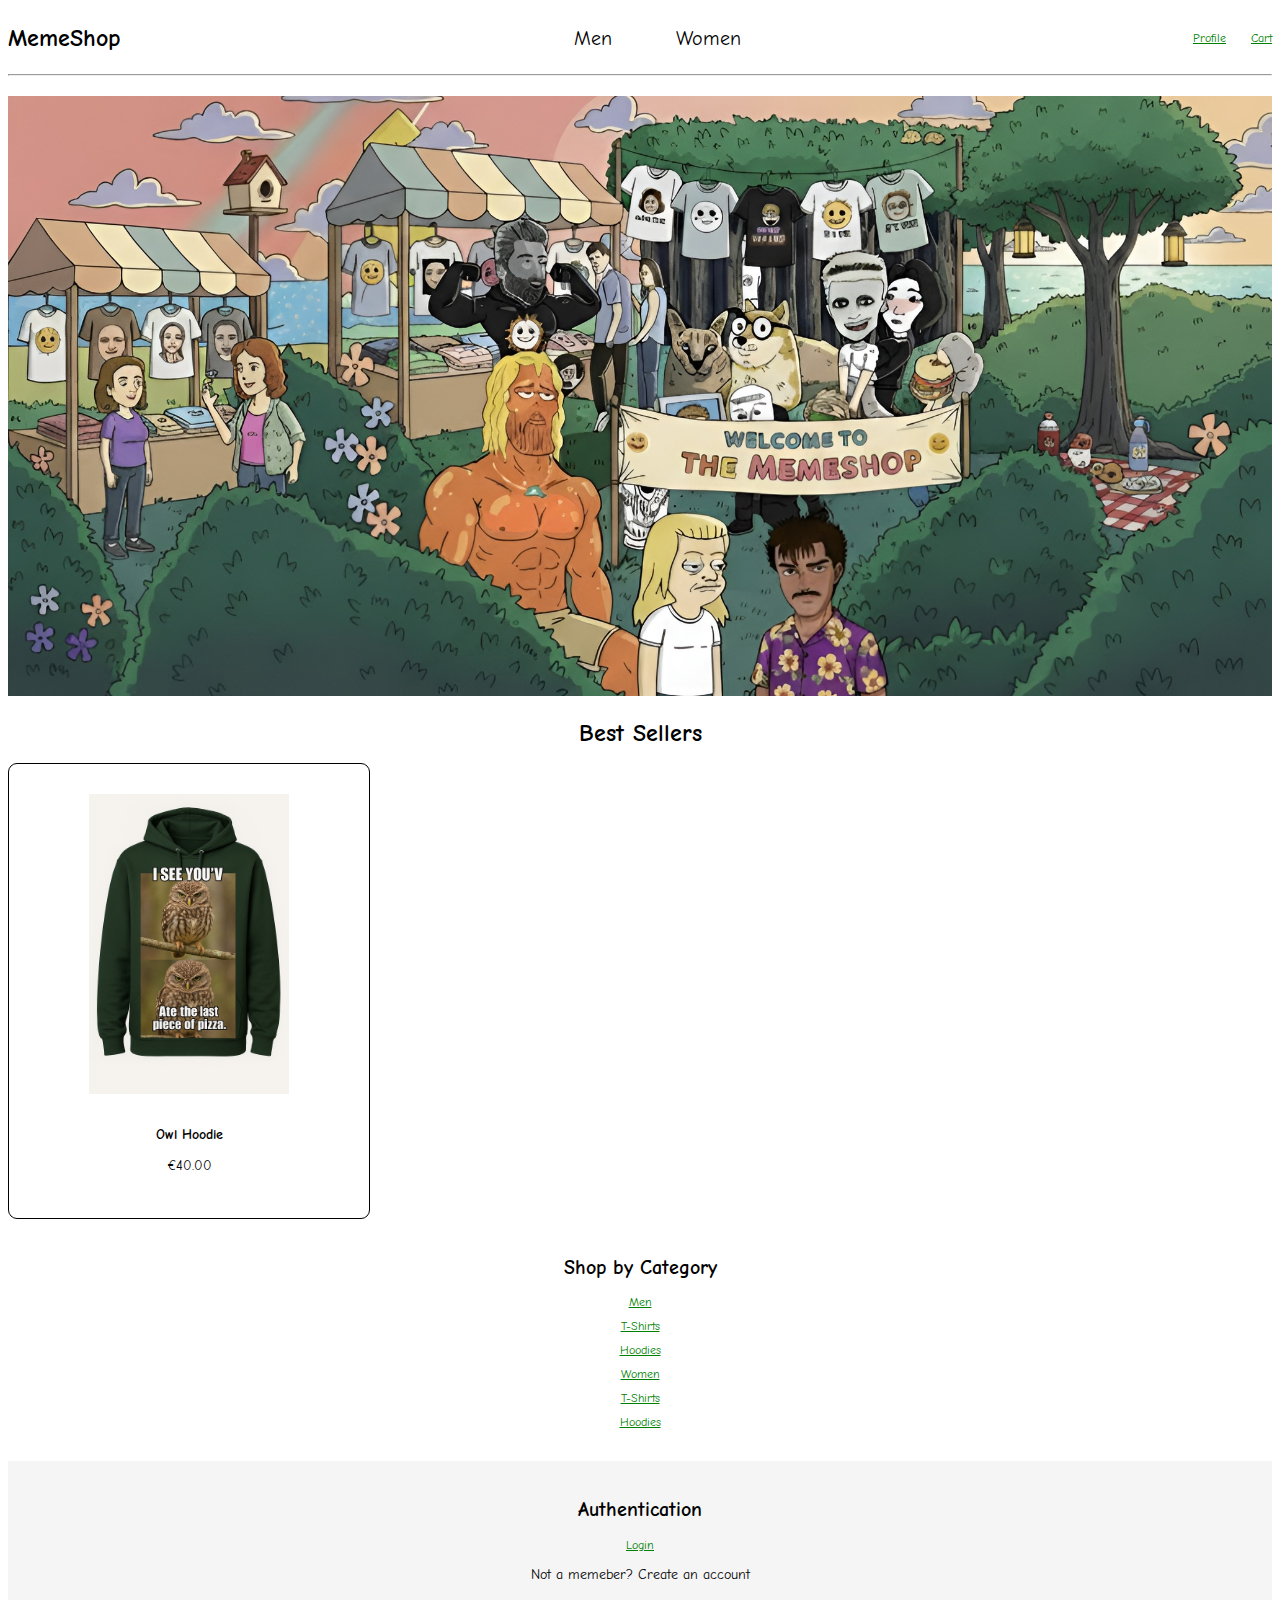
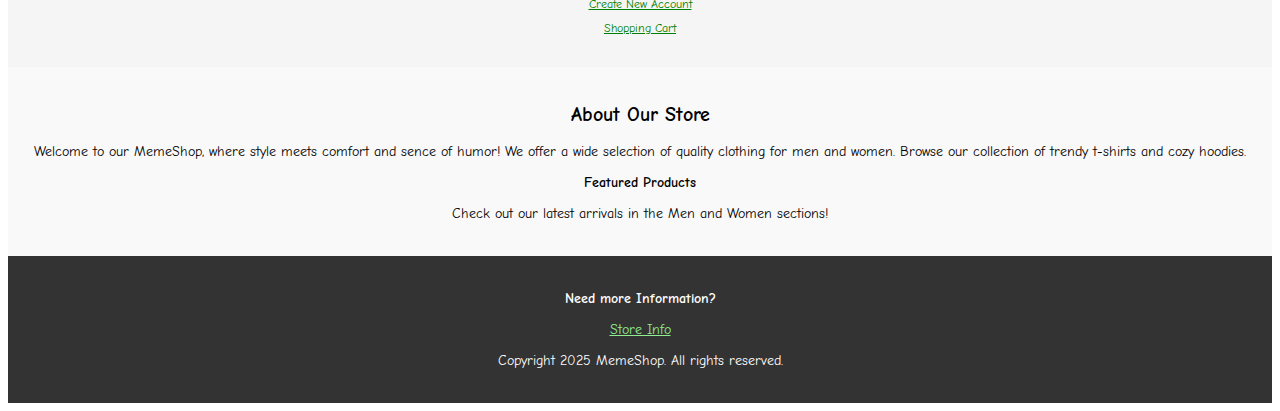
<file: index.html>
<!DOCTYPE html>
<html>
<head>
	<title>MemeShop</title>
	<link href="https://fonts.googleapis.com/css2?family=Comic+Neue&family=Bangers&family=Fredoka+One&display=swap" rel="stylesheet">
	<link rel="stylesheet" type="text/css" href="mystyle.css">
</head>
<body>

	<header>
		<div class="header-container">
				<h1>MemeShop</h1>
			<nav class="top-nav">
				<a href="menList.html">Men</a>
				<a href="womenList.html">Women</a>
			</nav>
			<div class="header-icons">
				<a href="customer.html" class="profile-btn">
					<span class="btn-text">Profile</span>
				</a>
				<a href="shoppingCart.html" class="cart-btn">
					<span class="btn-text">Cart</span>
				</a>
			</div>
		</div>
	</header>
    <hr>

	<!-- Banner -->
	<div class="banner">
		<img src="Webshop pictures/Main page image.jpg" alt="MemeShop Banner">
	</div>

		<!-- Best Sellers -->
	<section>
		<h1>Best Sellers</h1>
			<div class="product-card">
				<a href="owlHoodie.html">
					<img src="Webshop pictures/owl.png" alt="Owl Hoodie">
					<h3>Owl Hoodie</h3>
					<p class="price">€40.00</p>
				</a>
			</div>
	</section>

	<!--Navigation Menu--> 
	<nav class="category-nav">
		<h2>Shop by Category</h2>
		<ul>
			<li><a href="menList.html">Men</a>
			<ul>
				<li><a href="menTshirtsList.html">T-Shirts</a></li>
			    <li><a href="menHoodiesList.html">Hoodies</a></li>
			</ul>
		    </li>
		    <li><a href="womenList.html">Women</a>
		    	<ul>
		    		<li><a href="womenTshirtList.html">T-Shirts</a></li>
		    		<li><a href="womenHoodiesList.html">Hoodies</a></li>
		    	</ul>	
		    </li>
		</ul>    	    
	</nav>

	<!-- Login Area -->
	<section class="auth-section">
		<h2>Authentication</h2>
		<ul>
			<li><a href="login.html">Login</a></li>
			<p>Not a memeber? Create an account</p>
            <li><a href="registration.html">Create New Account</a></li>
            <li><a href="shoppingCart.html">Shopping Cart</a></li>
		</ul>
	</section>

	<!--Main-->
	<main>
		<h2>About Our Store</h2>
		<p>Welcome to our MemeShop, where style meets comfort and sence of humor! We offer a wide selection of quality clothing for men and women. Browse our collection of trendy t-shirts and cozy hoodies.</p>

		
		<h3>Featured Products</h3>
		<p>Check out our latest arrivals in the Men and Women sections!</p>
	</main>


	<footer>
        <h3>Need more Information?</h3>
        <p><a href="about.html">Store Info</a></p>
        <p>Copyright 2025 MemeShop. All rights reserved.</p>
    </footer>


</body>
</html>
</file>
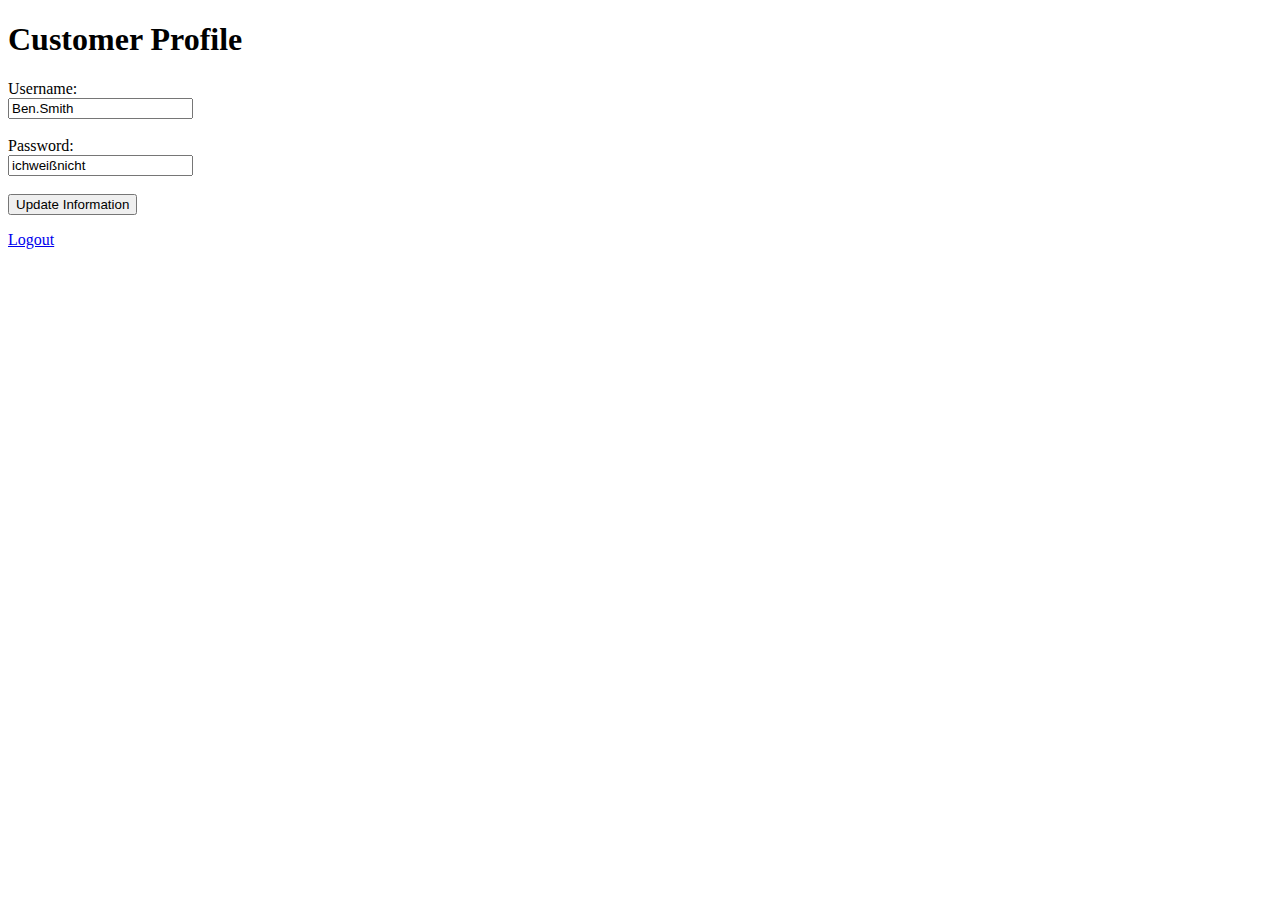
<file: customer.html>
<!DOCTYPE html>
<html>
<head>
  <title>Customer Information</title>
</head>
<body>
 <h1>Customer Profile</h1>
 <form>
  <label>Username:</label><br>
  <input type="text" value="Ben.Smith"><br><br>
  <label>Password:</label><br>
  <input type="text" value="ichweißnicht"><br><br>
  <button type="submit">Update Information</button>
  </form>
  <p><a href="logout.html">Logout</a></p>
</body>
</html>
</file>
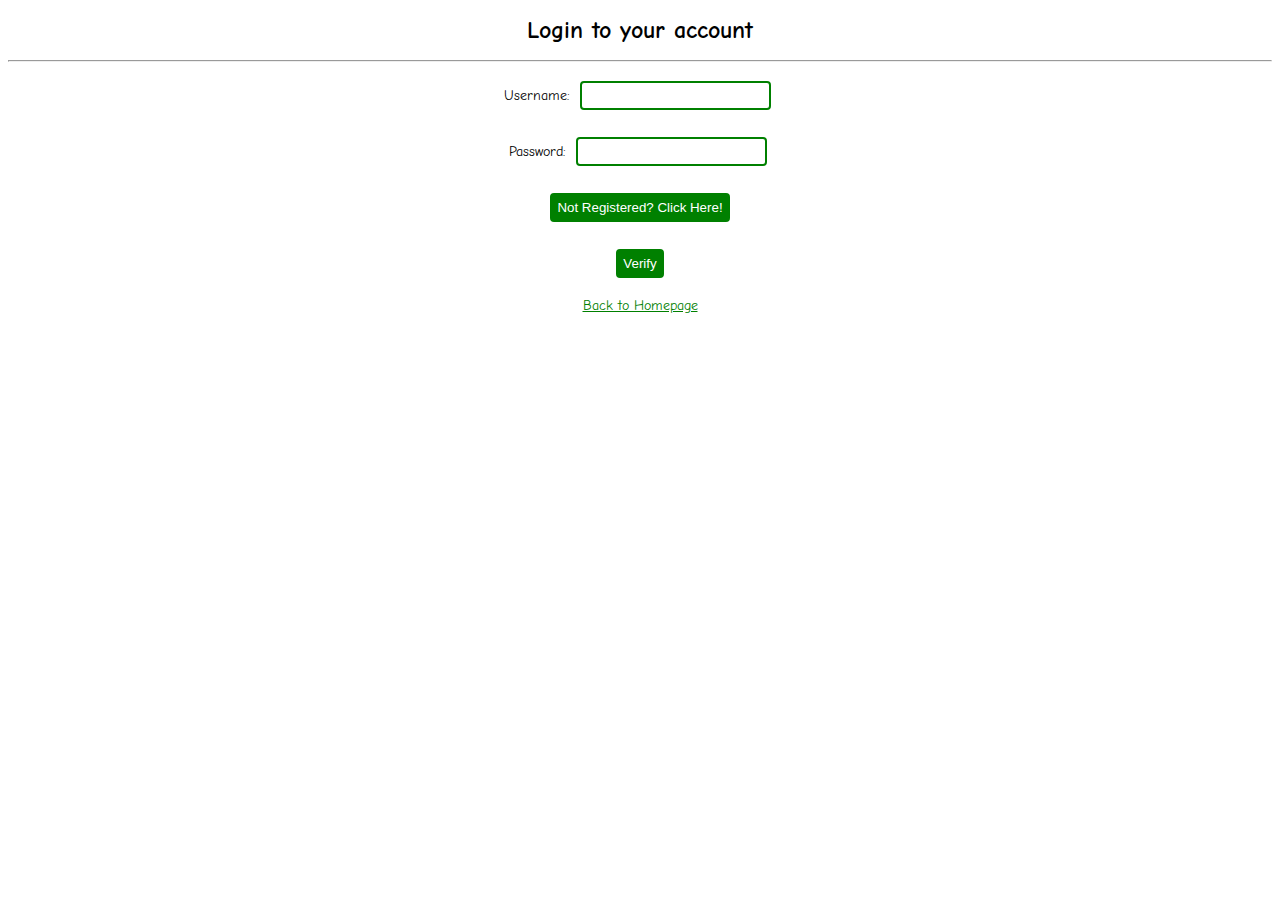
<file: login.html>
<!Implement a view for users’ login. The corresponding form should offer two input options. With the
first input the username should be requested while the second input requests a valid password from
the user. Each field should be displayed in a line with a corresponding label.
In addition, two buttons are necessary. The first button navigates to the registration form
(registration.html) and the second button should send the entered values to the server. The server
may check the input (not in this exercise sheet!).>
<!DOCTYPE html>
<html>
    <head>
        <title>Login Page</title>
        <link href="https://fonts.googleapis.com/css2?family=Comic+Neue&family=Bangers&family=Fredoka+One&display=swap" rel="stylesheet">
	<link rel="stylesheet" type="text/css" href="mystyle.css">
    </head>
    <body>
        <h1>Login to your account</h1>
        <hr>
        <p>
            <label>Username: </label> <input type="text"> <br><br>
            <label>Password: </label> <input type="text"> <br><br>
            <a href="registration.html"><button>Not Registered? Click Here!</button></a><br><br>
            <button>Verify</button>
             
        </p>
        <p><a href="index.html">Back to Homepage</a></p>
    </body>
</html>
</file>
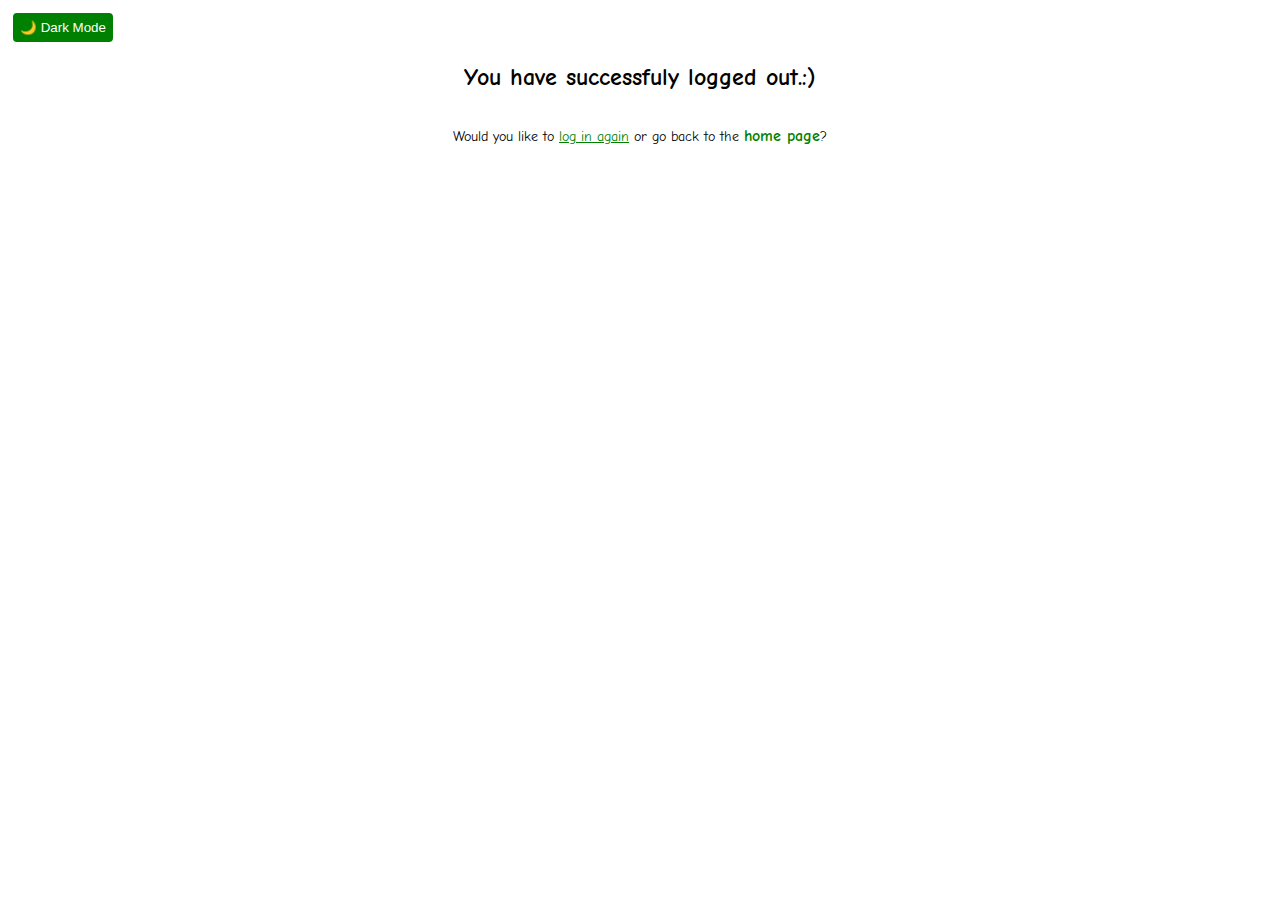
<file: logout.html>
<!DOCTYPE html>
<html>
<head>
 <title>Logout</title>
 <link href="https://fonts.googleapis.com/css2?family=Comic+Neue&family=Bangers&family=Fredoka+One&display=swap" rel="stylesheet">
	<link rel="stylesheet" type="text/css" href="mystyle.css">
</head>
<header>
    <div class="header-container">
        <div class="theme-controls">
            <button id="darkToggleBtn">🌙 Dark Mode</button>
        </div>
    </div>
</header>
<body>
 <h1>You have successfuly logged out.:)</h1>
 <p class="men-page">Would you like to <a href="login.html">log in again</a> or go back to the <a href="index.html">home page</a>?</p>
</body>
<script src="task2.js"></script>
</html>
</file>
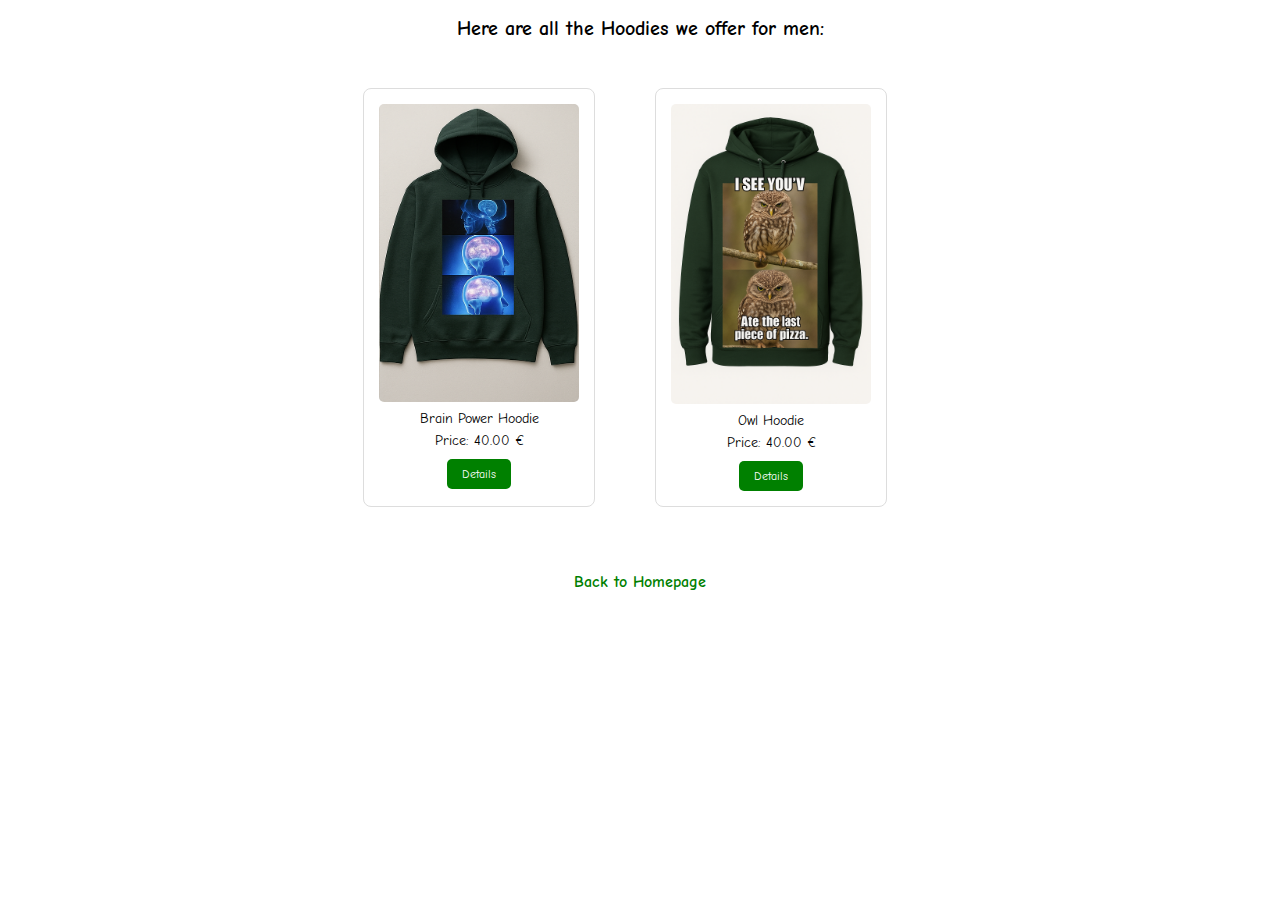
<file: menHoodiesList.html>
<!This file contains the list of all the mens Hoodies that we have.>
<!DOCTYPE html>
<html lang="en">
<head>
    <meta charset="UTF-8">
    <meta name="viewport" content="width=device-width, initial-scale=1.0">
    <title>List of Men's Hoodies</title>
    <link href="https://fonts.googleapis.com/css2?family=Comic+Neue&family=Bangers&family=Fredoka+One&display=swap" rel="stylesheet">
    <link rel="stylesheet" type="text/css" href="mystyle.css">
</head>

<body class="men-page">

    <h2>Here are all the Hoodies we offer for men:</h2>

    <div class="product-section">
        <ol class="product-list">
            <li class="product-item">
                <img src="Webshop pictures/brain power.png" alt="Brain Power Hoodie" width="150">
                <p>Brain Power Hoodie</p>
                <p>Price: 40.00 €</p>
                <a href="brainpowerHoodie.html">Details</a>
            </li>

            <br>

            <li class="product-item">
                <img src="Webshop pictures/owl.png" alt="Owl Hoodie" width="150">
                <p>Owl Hoodie</p>
                <p>Price: 40.00 €</p>
                <a href="owlHoodie.html">Details</a>
            </li>

            <br>
        </ol>
    </div>

    <p><a href="index.html">Back to Homepage</a></p>

</body>
</html>
</file>
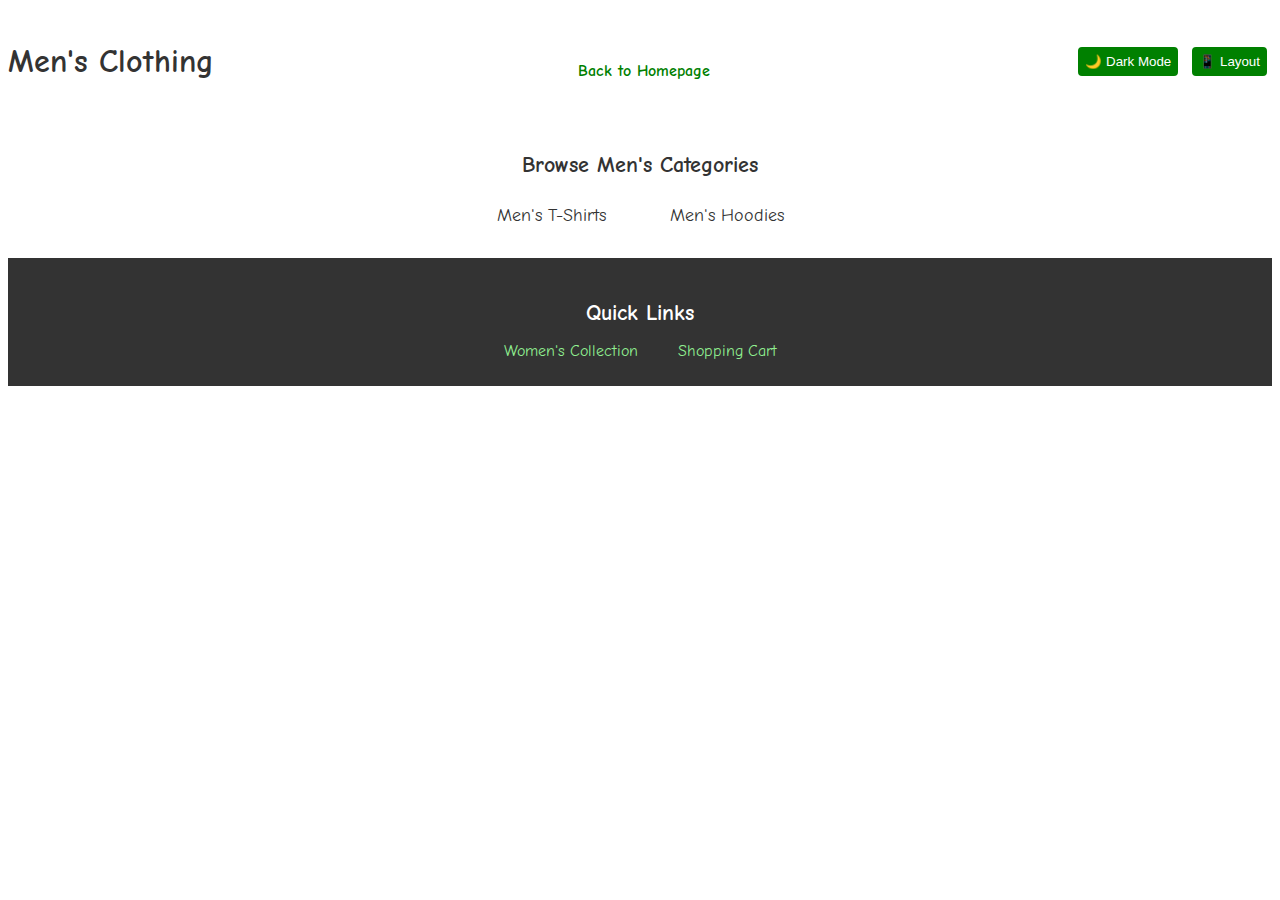
<file: menList.html>
<!DOCTYPE html>
<html lang="en">
<head>
    <meta charset="UTF-8">
    <meta name="viewport" content="width=device-width, initial-scale=1.0">
    <title>Welcome to Men's Collection</title>
    <link href="https://fonts.googleapis.com/css2?family=Comic+Neue&family=Bangers&family=Fredoka+One&display=swap" rel="stylesheet">
	<link rel="stylesheet" type="text/css" href="mystyle.css">
</head>
<body class="men-page">
    <header>
        <div class="header-container">
        <h1>Men's Clothing</h1>
        <p><a href="index.html">Back to Homepage</a></p>
        <div class="theme-controls">
        <button id="darkToggleBtn">🌙 Dark Mode</button>
        <button id="layoutToggleBtn">📱 Layout</button>
    </div>
    </div>
    </header>

   <div class="nav-container">
    <h2>Browse Men's Categories</h2>
    <div class="category-list">
        <a href="menTshirtsList.html">Men's T-Shirts</a>
        <a href="menHoodiesList.html">Men's Hoodies</a>
    </div>
   </div>

     <footer class="footer-container">
        <h3>Quick Links</h3>
        <div class="footer-links">
            <a href="womenList.html">Women's Collection</a>
            <a href="shoppingCart.html">Shopping Cart</a>
        </div>
    </footer>
</body>
<script src="task2.js"></script>
</html>
</file>
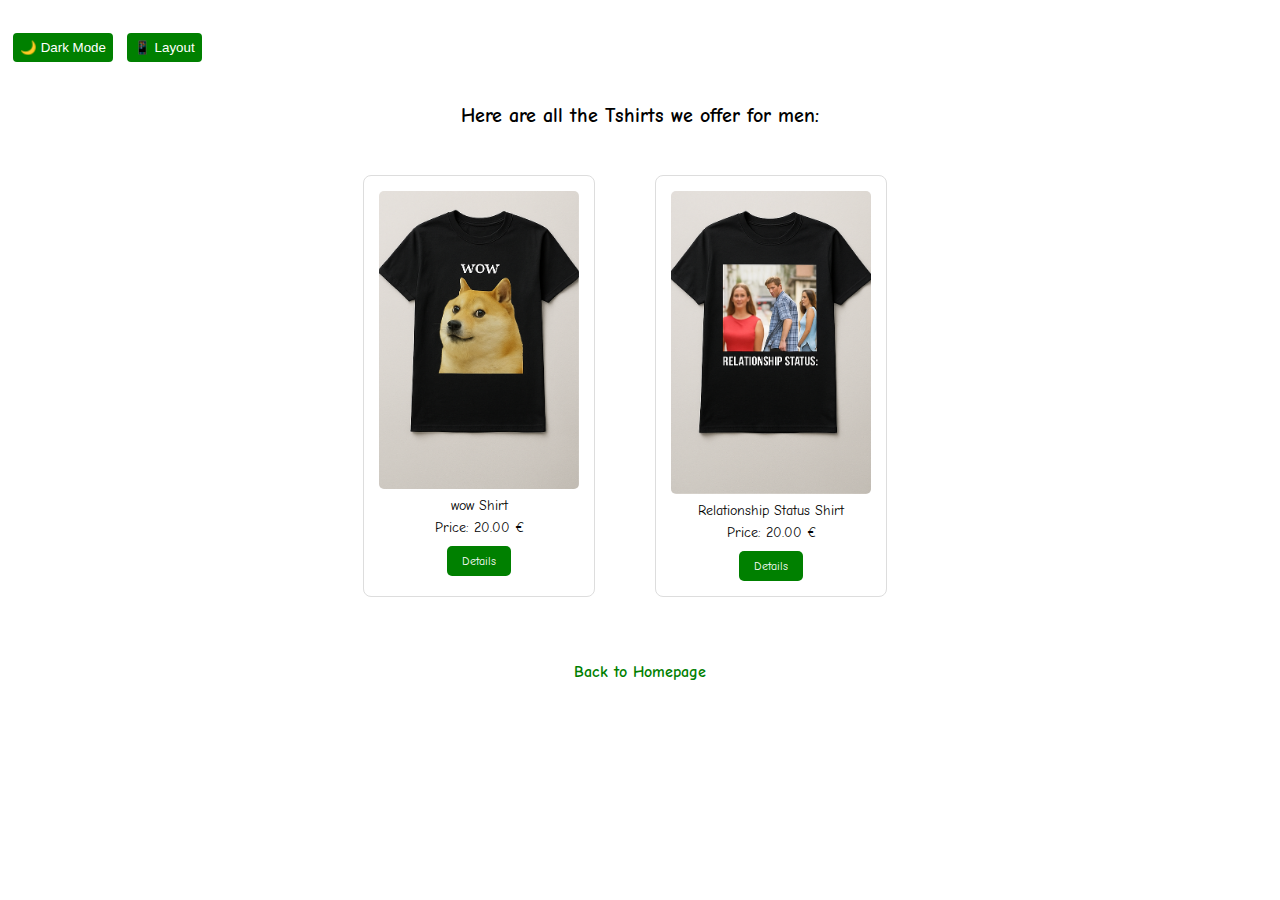
<file: menTshirtsList.html>
<!DOCTYPE html>
<html lang="en">
<head>
    <meta charset="UTF-8">
    <meta name="viewport" content="width=device-width, initial-scale=1.0">
    <title>List of Mens Tshirts</title>
    <link href="https://fonts.googleapis.com/css2?family=Comic+Neue&family=Bangers&family=Fredoka+One&display=swap" rel="stylesheet">
    <link rel="stylesheet" type="text/css" href="mystyle.css">
</head>


<body class="men-page">
    <header>
    <div class="header-container">
        <div class="header-icons">
            <div class="theme-controls">
                <button id="darkToggleBtn" class="profile-btn">🌙 Dark Mode</button>
                <button id="layoutToggleBtn" class="cart-btn">📱 Layout</button>
            </div>
        </div>
    </div>
</header>

    <h2>Here are all the Tshirts we offer for men:</h2>

    <div class="product-section">
        <ol class="product-list">
            <li class="product-item">
                <img src="Webshop pictures/wow.png" alt="wow shirt" width="150">
                <p>wow Shirt</p>
                <p>Price: 20.00 €</p>
                <a href="wowShirt.html">Details</a>
            </li>

            <br>

            <li class="product-item">
                <img src="Webshop pictures/Relationship status.png" alt="RelationshipStatus Shirt" width="150">
                <p>Relationship Status Shirt</p>
                <p>Price: 20.00 €</p>
                <a href="relationshipstatusShirt.html">Details</a>
            </li>

            <br>
        </ol>
    </div>

    <p><a href="index.html">Back to Homepage</a></p>

</body>
<script src="task2.js"></script>
</html>
</file>
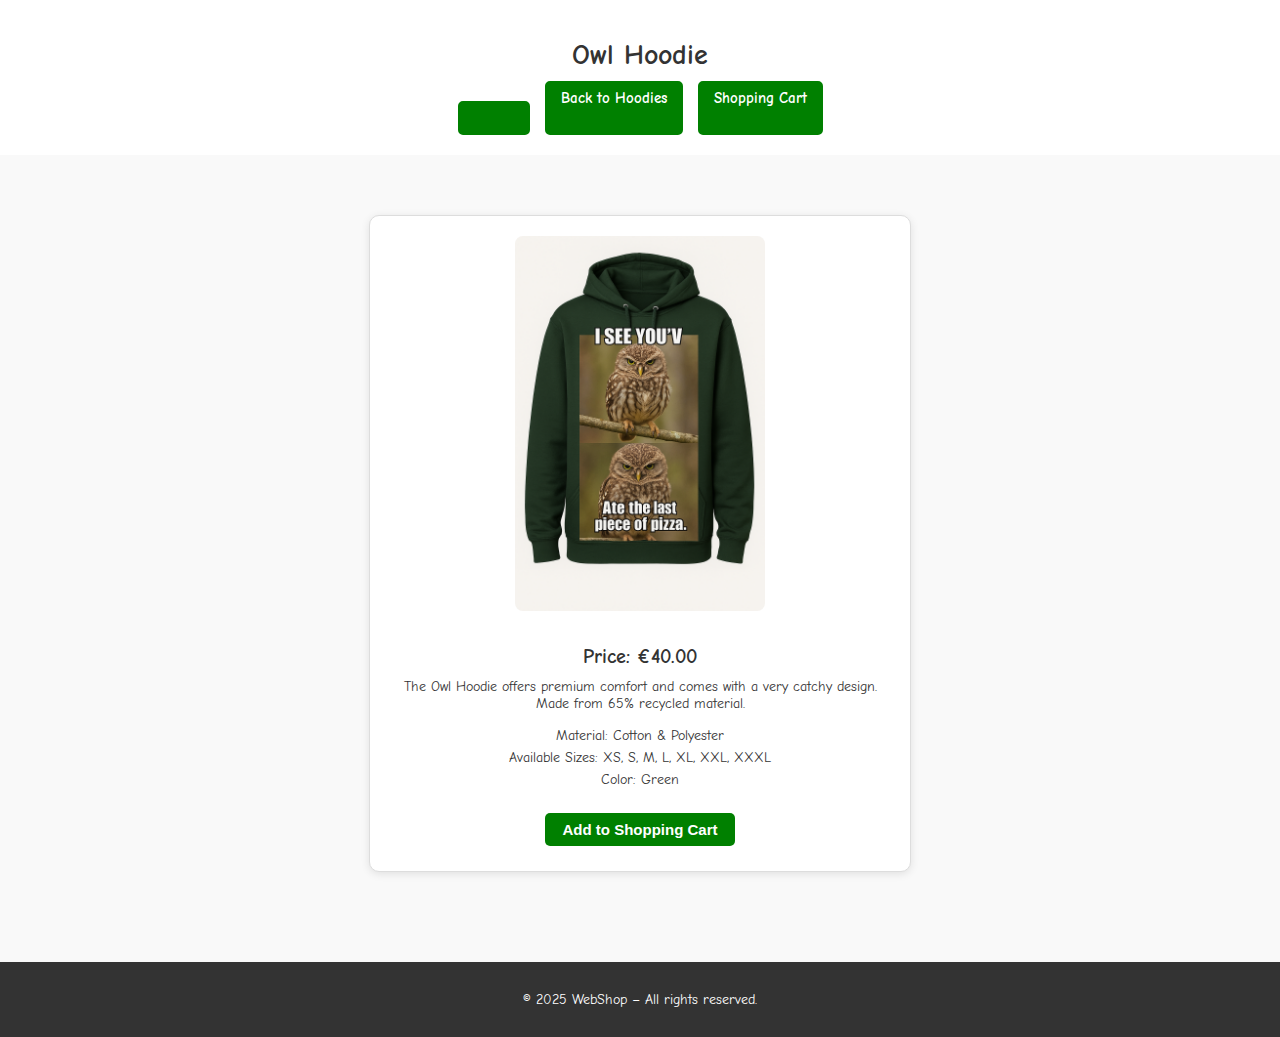
<file: owlHoodie.html>
<!In this last task you must implement the pages for the products that you have. Each product must
have an individual page with detailed information. In this task it is sufficient, if you implement a
product’s page for one example product of your web-shop, e.g., sneakerMax203.
It is up to you what kind of information you are aiming to present in this task but you will definitely
need a button to add this product to the shopping cart. The shopping cart itself will be implemented
in later exercise sheets.> 

<!DOCTYPE html>
<html lang="en">
<head>
  <meta charset="UTF-8">
  <meta name="viewport" content="width=device-width, initial-scale=1.0">
  <title>Owl Hoodie - Product Information</title>
  <link href="https://fonts.googleapis.com/css2?family=Comic+Neue&family=Bangers&family=Fredoka+One&display=swap" rel="stylesheet">
  <link rel="stylesheet" type="text/css" href="mystyle.css">
</head>

<body class="men-page product-page">
  <header class="product-header">
    <h1>Owl Hoodie</h1>
    <nav class="product-nav">
     <a href="index.html">Home</a>
     <a href="menHoodiesList.html">Back to Hoodies</a>
     <a href="shoppingCart.html">Shopping Cart</a>
    </nav>
  </header>

  <main class="product-main">
    <section class="product-details">
      <img src="Webshop pictures/owl.png" alt="Owl Hoodie" width="200">
      <h2>Price: €40.00</h2>
      <p>
        The Owl Hoodie offers premium comfort and comes with a very
        catchy design. Made from 65% recycled material.
      </p>
      <ul>
        <li>Material: Cotton & Polyester</li>
        <li>Available Sizes: XS, S, M, L, XL, XXL, XXXL</li>
        <li>Color: Green</li>
      </ul>
      <button class="add-to-cart-btn">Add to Shopping Cart</button>
    </section>
  </main>

  <footer class="product-footer">
    <p>&copy; 2025 WebShop – All rights reserved.</p>
  </footer>
</body>
</html>
</file>
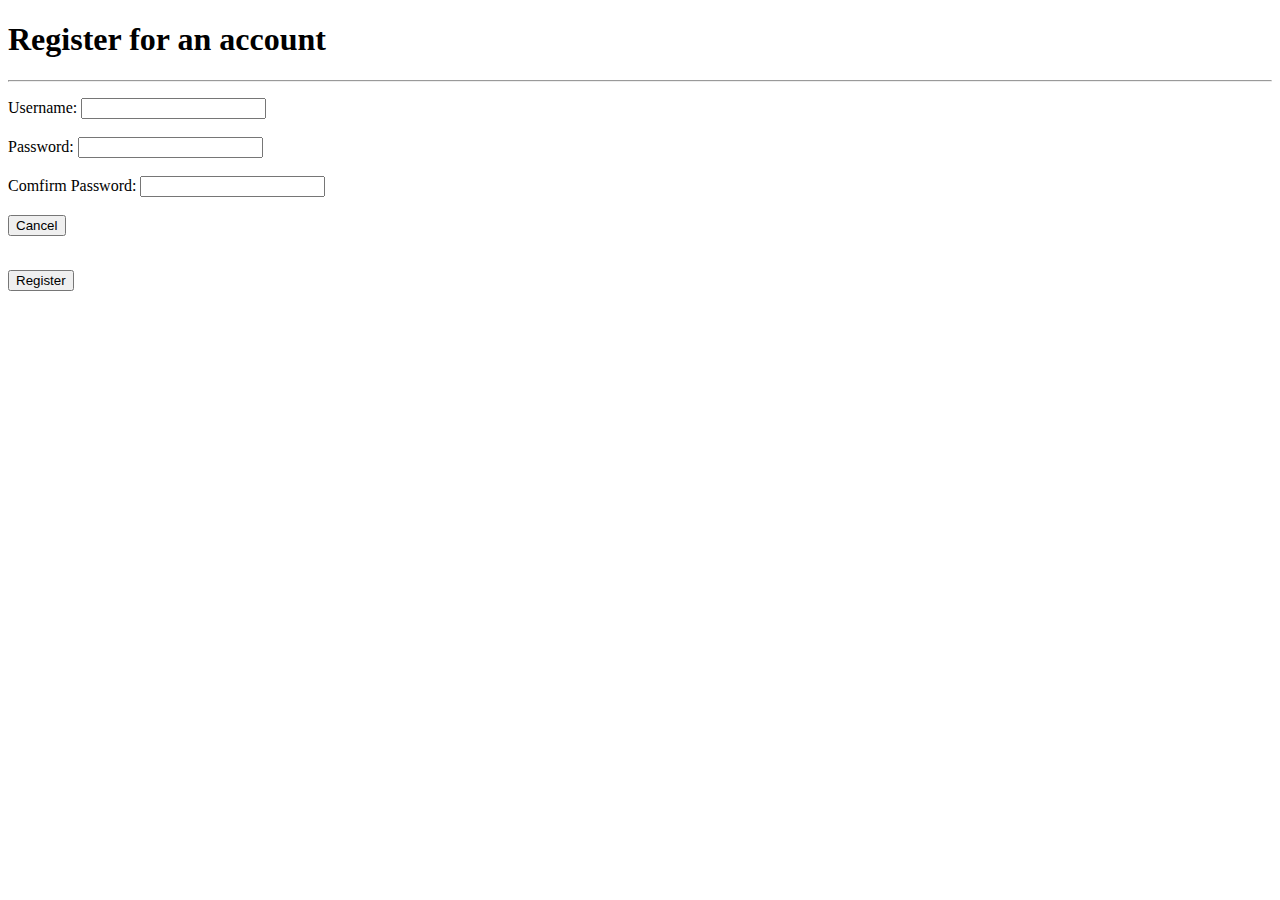
<file: registration.html>
<!If the user is not yet registered, a registration form should be used to create a user account. The form
should offer three input options. With the first entry, the username should be entered, the second
and the third entries, the password and the confirmation of the password should be requested.
Each field should be displayed in a line with the corresponding label. In addition, two buttons are to
be created. The first button should give the option to cancel the input and navigate back to the login
form. The second button allows to send the entered values to the server.
The server may check the input (not in this exercise sheet!).>
<!DOCTYPE html>
<html>
    <head>
        <title>Registration Page</title>
    </head>

    <body>
        <h1>Register for an account</h1>
        <hr>
        <p>
            <label>Username: </label> <input type="text"> <br><br>
            <label>Password: </label> <input type="text"> <br><br>
            <label>Comfirm Password: </label> <input type="text"> <br><br>
            <a href="login.html"><button>Cancel</button></a><br><br>
            <form><button>Register</button></form>
            
             
        </p>
    </body>
</html>
</file>
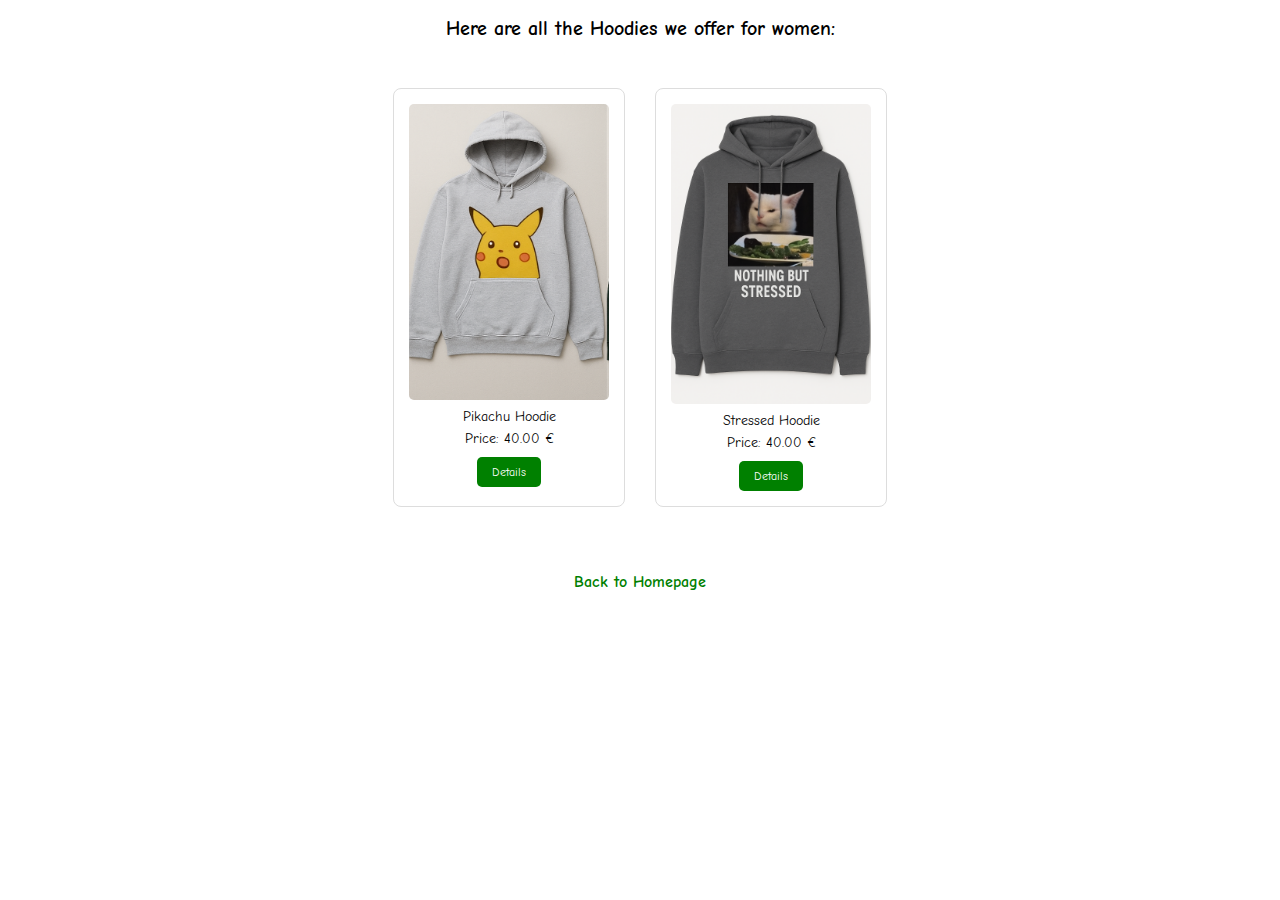
<file: womenHoodiesList.html>
<!This file contains the list of all the womens Hoodies that we have.>
<!DOCTYPE html>
<html lang="en">
<head>
    <meta charset="UTF-8">
    <meta name="viewport" content="width=device-width, initial-scale=1.0">
    <title>List of Women's Hoodies</title>
    <link href="https://fonts.googleapis.com/css2?family=Comic+Neue&family=Bangers&family=Fredoka+One&display=swap" rel="stylesheet">
    <link rel="stylesheet" type="text/css" href="mystyle.css">
</head>

<body class="men-page">
    <h2>Here are all the Hoodies we offer for women:</h2>

    <div class="product-section">
        <ol class="product-list">
            <li class="product-item">
                <img src="Webshop pictures/Pikachu.png" alt="Pikachu Hoodie" width="150">
                <p>Pikachu Hoodie</p>
                <p>Price: 40.00 €</p>
                <a href="pikachuHoodie.html">Details</a>
            </li>

            <li class="product-item">
                <img src="Webshop pictures/stressed.png" alt="Stressed Hoodie" width="150">
                <p>Stressed Hoodie</p>
                <p>Price: 40.00 €</p>
                <a href="stressed.html">Details</a>
            </li>
        </ol>
    </div>

    <p><a href="index.html">Back to Homepage</a></p>
</body>
</html>
</file>
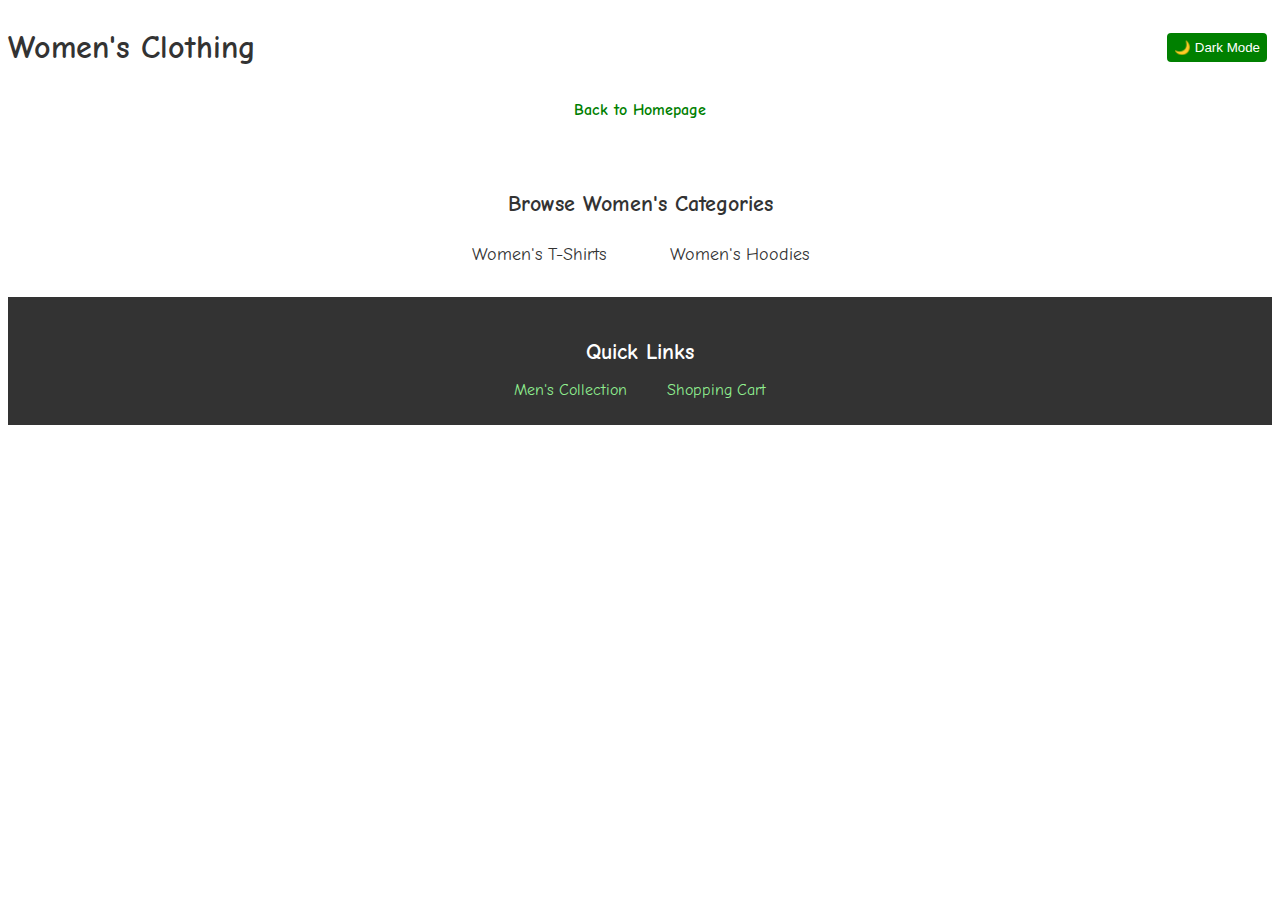
<file: womenList.html>
<!DOCTYPE html>
<html lang="en">
<head>
    <meta charset="UTF-8">
    <meta name="viewport" content="width=device-width, initial-scale=1.0">
    <title>Welcome to Women's Collection</title>
    <link href="https://fonts.googleapis.com/css2?family=Comic+Neue&family=Bangers&family=Fredoka+One&display=swap" rel="stylesheet">
    <link rel="stylesheet" type="text/css" href="mystyle.css">
</head>




<body class="men-page">
    <header>
    <div class="header-container">
        <h1>Women's Clothing</h1>

        <div class="theme-controls">
            <button id="darkToggleBtn">🌙 Dark Mode</button>
        </div>
    </div>

    <div class="back-home-container">
        <p class="back-home">
            <a href="index.html">Back to Homepage</a>
        </p>
    </div>
</header>

    <div class="nav-container">
        <h2>Browse Women's Categories</h2>
        <div class="category-list">
            <a href="womenTshirtList.html">Women's T-Shirts</a>
            <a href="womenHoodiesList.html">Women's Hoodies</a>
        </div>
    </div>

    <footer class="footer-container">
        <h3>Quick Links</h3>
        <div class="footer-links">
            <a href="menList.html">Men's Collection</a>
            <a href="shoppingCart.html">Shopping Cart</a>
        </div>
    </footer>
</body>
<script src="task2.js"></script>
</html>
</file>
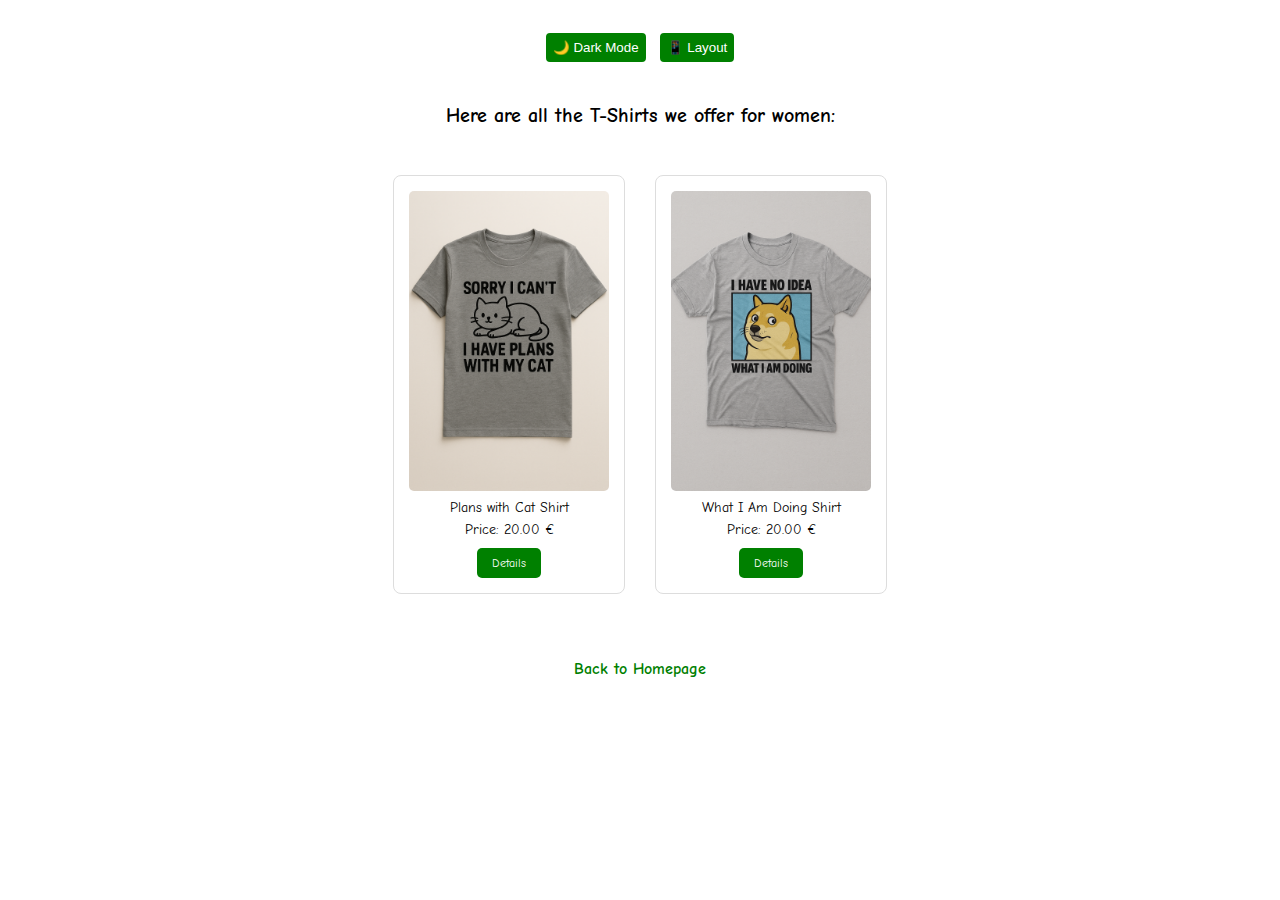
<file: womenTshirtList.html>
<!This file contains the list of all the womens Tshirts that we have.>
<!DOCTYPE html>
<html lang="en">
<head>
    <meta charset="UTF-8">
    <meta name="viewport" content="width=device-width, initial-scale=1.0">
    <title>List of Women's T-Shirts</title>
    <link href="https://fonts.googleapis.com/css2?family=Comic+Neue&family=Bangers&family=Fredoka+One&display=swap" rel="stylesheet">
    <link rel="stylesheet" type="text/css" href="mystyle.css">
</head>
<header>
    <div class="theme-controls">
        <button id="darkToggleBtn">🌙 Dark Mode</button>
        <button id="layoutToggleBtn">📱 Layout</button>
    </div>
</header>

<body class="men-page">
    <h2>Here are all the T-Shirts we offer for women:</h2>

    <div class="product-section">
        <ol class="product-list">
            <li class="product-item">
                <img src="Webshop pictures/plans with cat.png" alt="Plans with Cat Shirt" width="150">
                <p>Plans with Cat Shirt</p>
                <p>Price: 20.00 €</p>
                <a href="planswithcatShirt.html">Details</a>
            </li>

            <li class="product-item">
                <img src="Webshop pictures/What i am doing.png" alt="What I Am Doing Shirt" width="150">
                <p>What I Am Doing Shirt</p>
                <p>Price: 20.00 €</p>
                <a href="whatiamdoingShirt.html">Details</a>
            </li>
        </ol>
    </div>

    <p><a href="index.html">Back to Homepage</a></p>
</body>
<script src="task2.js"></script>
</html>
</file>
<file: mystyle.css>
body{
    font-family: "Comic Neue", Bangers, "Fredoka One";
    font-size: 12px;
    text-align: center;
}
p {
    text-align:center;
    
}
th{
    background-color: rgba(231, 9, 194, 0.473);
}

a{
    color: green;
    
}
a:hover {
    color: black;
}


h1 {
    font-size:24px;
}

h2 {
    font-size:20px;
}

p, label{
    font-size:14px;
}


form {
    font-family: "Comic Neue", Bangers, "Fredoka One" ;
}
input, button, textarea, select {
    border: 2px solid green;
    border-radius: 4px;
    padding: 5px;
    margin: 5px;
}

button {
    background-color: green;
    color: white;
}
button:hover {
    background-color: white;
    color: green;
}

/* Index page changes */
.main-header {
    padding: 15px;
}

.header-container {
    display: flex;
    justify-content: space-between;
    align-items: center;
}


.top-nav a {
    text-decoration: none;
    color: black;
    font-size:20px;
    padding: 30px;
}

.top-nav a:hover {
    color: green;
    background-color: transparent;
}

.header-icons {
    display: flex;
    gap: 25px;
}

.icon-btn {
    padding: 10px 20px;
    border: 2px solid black;
    border-radius: 25px;
    text-decoration: none;
    color: black;
    font-size: 14px;
    
}

.icon-btn:hover {
    background-color: green;
    color: white;
    border-color: green;
}


.banner {
    width: 100%;
    margin: 20px 0;
    padding: 0;
    overflow: hidden;
}

.banner img {
    width: 100%;
    height: auto;
    object-fit: cover;
    max-height: 600px;
}


.product-card {
    background: white;
    border: 1px solid;
    border-radius: 9px;
    padding: 30px;
    text-align: center;
    width: 100%;
    max-width: 300px;
}

.product-card a {
    text-decoration: none;
    color: black;
}

.product-card img {
    width: 100%;
    max-width: 200px;
    height: auto;
    margin-bottom: 15px;
}


.top-nav {
    padding: 10px 0;
    margin: 0;
}

.category-nav {
    padding: 20px;
}

.category-nav ul {
    list-style: none;
    padding: 0;
}

.category-nav li {
    margin: 10px 0;
}

main {
    max-width: 100%;
    padding: 20px;
    background-color: #f9f9f9;
}


.auth-section {
    max-width: 100%;
    padding: 20px;
    background-color: #f5f5f5;
}

.auth-section ul {
    list-style: none;
    padding: 0;
}


.auth-section li {
    margin: 10px 0;
}


footer {
    max-width: 100%;
    padding: 20px;
    background-color: #333;
    color: white;
}


footer a {
    color: lightgreen;
}

footer a:hover {
    color: white;
    text-decoration: underline;
}

/* end of Index page changes */

/* Men/Women page changes */

.men-page header {
    background-color: white; 
    color: #333;  
    padding: 20px 0;
    text-align: center;
}

.men-page .header-container h1 {
    font-size: 32px;
    margin: 0;
}


/* Navigation section for womenList.html/menList.html */
.men-page .nav-container {
    background-color: #fff;
    padding: 20px;
    text-align: center;
}

.men-page .nav-container h2 {
    font-size: 22px;
    color: #333;
    margin-bottom: 15px;
}

.men-page .category-list {
    display: flex;
    justify-content: center;
    gap: 20px;
}

.men-page .category-list a {
    text-decoration: none;
    color: #333;
    font-size: 18px;
    padding: 10px 20px;
    border: 2px solid transparent;
    border-radius: 5px;
}

.men-page .category-list a:hover {
    color: white;
    background-color: green;
    border-color: green;
}

/* Footer section for womenList.html/menList.html */
.men-page .footer-container {
    background-color: #333;
    color: white;
    padding: 20px 0;
    text-align: center;
}

.men-page .footer-container h3 {
    font-size: 22px;
    margin-bottom: 10px;
}

.men-page .footer-links {
    display: flex;
    justify-content: center;
    gap: 20px;
}

.men-page .footer-links a {
    text-decoration: none;
    color: lightgreen;
    font-size: 16px;
}

.men-page .footer-links a:hover {
    color: white;
    text-decoration: underline;
}

/* Men/Women T-Shirt List Page */
.men-page .product-section {
    text-align: center;
    padding: 20px;
}

.men-page .product-list {
    list-style: none;
    padding: 0;
    display: flex;
    flex-wrap: wrap;
    justify-content: center;
    gap: 30px;
}

.men-page .product-item {
    background-color: white;
    border: 1px solid #ddd;
    border-radius: 8px;
    padding: 15px;
    width: 200px;
}

.men-page .product-item img {
    width: 100%;
    height: auto;
    border-radius: 5px;
}

.men-page .product-item p {
    margin: 5px 0;
    font-size: 14px;
}

.men-page .product-item a {
    text-decoration: none;
    color: white;
    background-color: green;
    padding: 8px 15px;
    border-radius: 5px;
    display: inline-block;
    margin-top: 5px;
}

.men-page .product-item a:hover {
    background-color: darkgreen;
}


/* Style for Back to Homepage link on men/women pages */
.men-page a[href="index.html"] {
    display: inline-block;
    margin-top: 20px;
    color: green;
    text-decoration: none;
    font-size: 16px;
    font-weight: bold;
}

.men-page a[href="index.html"]:hover {
    color: white;
    background-color: green;
    padding: 8px 15px;
    border-radius: 5px;
    transition: all 0.3s ease;
}

/* Product Page Styling (Owl Hoodie) */

.product-page {
    background-color: #f9f9f9;
    text-align: center;
    font-family: "Comic Neue", Bangers, "Fredoka One", sans-serif;
    color: #333;
    margin: 0;
    padding: 0;
}

/* Header */
.product-header {
    background-color: white;
    padding: 20px 0;
}

.product-header h1 {
    font-size: 28px;
    margin-bottom: 10px;
}

.product-nav {
    display: flex;
    justify-content: center;
    gap: 15px;
    margin-top: 10px;
    flex-wrap: wrap;
}

.product-nav a {
    background-color: green;
    color: white;
    text-decoration: none;
    font-size: 15px;
    font-weight: bold;
    padding: 6px 14px;
    border-radius: 5px;
    border: 2px solid green;
}

.product-nav a:hover {
    background-color: white;
    color: green;
    border-color: green;
}

/* Main Product Section */
.product-details {
    background-color: white;
    margin: 40px auto;
    padding: 20px;
    width: 80%;
    max-width: 500px;
    border: 1px solid #ddd;
    border-radius: 10px;
    box-shadow: 0 2px 8px rgba(0,0,0,0.1);
}

.product-details img {
    width: 100%;
    max-width: 250px;
    height: auto;
    border-radius: 8px;
    margin-bottom: 15px;
}

.product-details h2 {
    font-size: 20px;
    color: #333;
    margin-bottom: 10px;
}

.product-details p {
    font-size: 14px;
    margin: 10px 0 15px;
}

.product-details ul {
    list-style: none;
    padding: 0;
    margin-bottom: 20px;
}

.product-details li {
    font-size: 14px;
    margin: 5px 0;
}

/* Add to Cart Button */
.add-to-cart-btn {
    display: inline-block;
    background-color: green;
    color: white;
    border: none;
    border-radius: 5px;
    padding: 8px 18px;
    font-size: 15px;
    font-weight: bold;
    cursor: pointer;
    transition: background-color 0.3s ease, transform 0.1s ease;
}

.add-to-cart-btn:hover {
    background-color: darkgreen;
    transform: scale(1.03);
}

/* Styling "Quicklinks" on mensList and womensList */
.product-footer {
    background-color: #333;
    color: white;
    padding: 15px;
    margin-top: 30px;
    font-size: 14px;
}

.footer-links a {
    color: lightgreen;
    text-decoration: none;
    font-size: 16px;
    padding: 6px 10px;
    border-radius: 4px;
    transition: all 0.3s ease;
}

.footer-links a:hover {
    color: white;
    background-color: rgba(0, 128, 0, 0.3); 
    text-decoration: underline;
}
</file>
